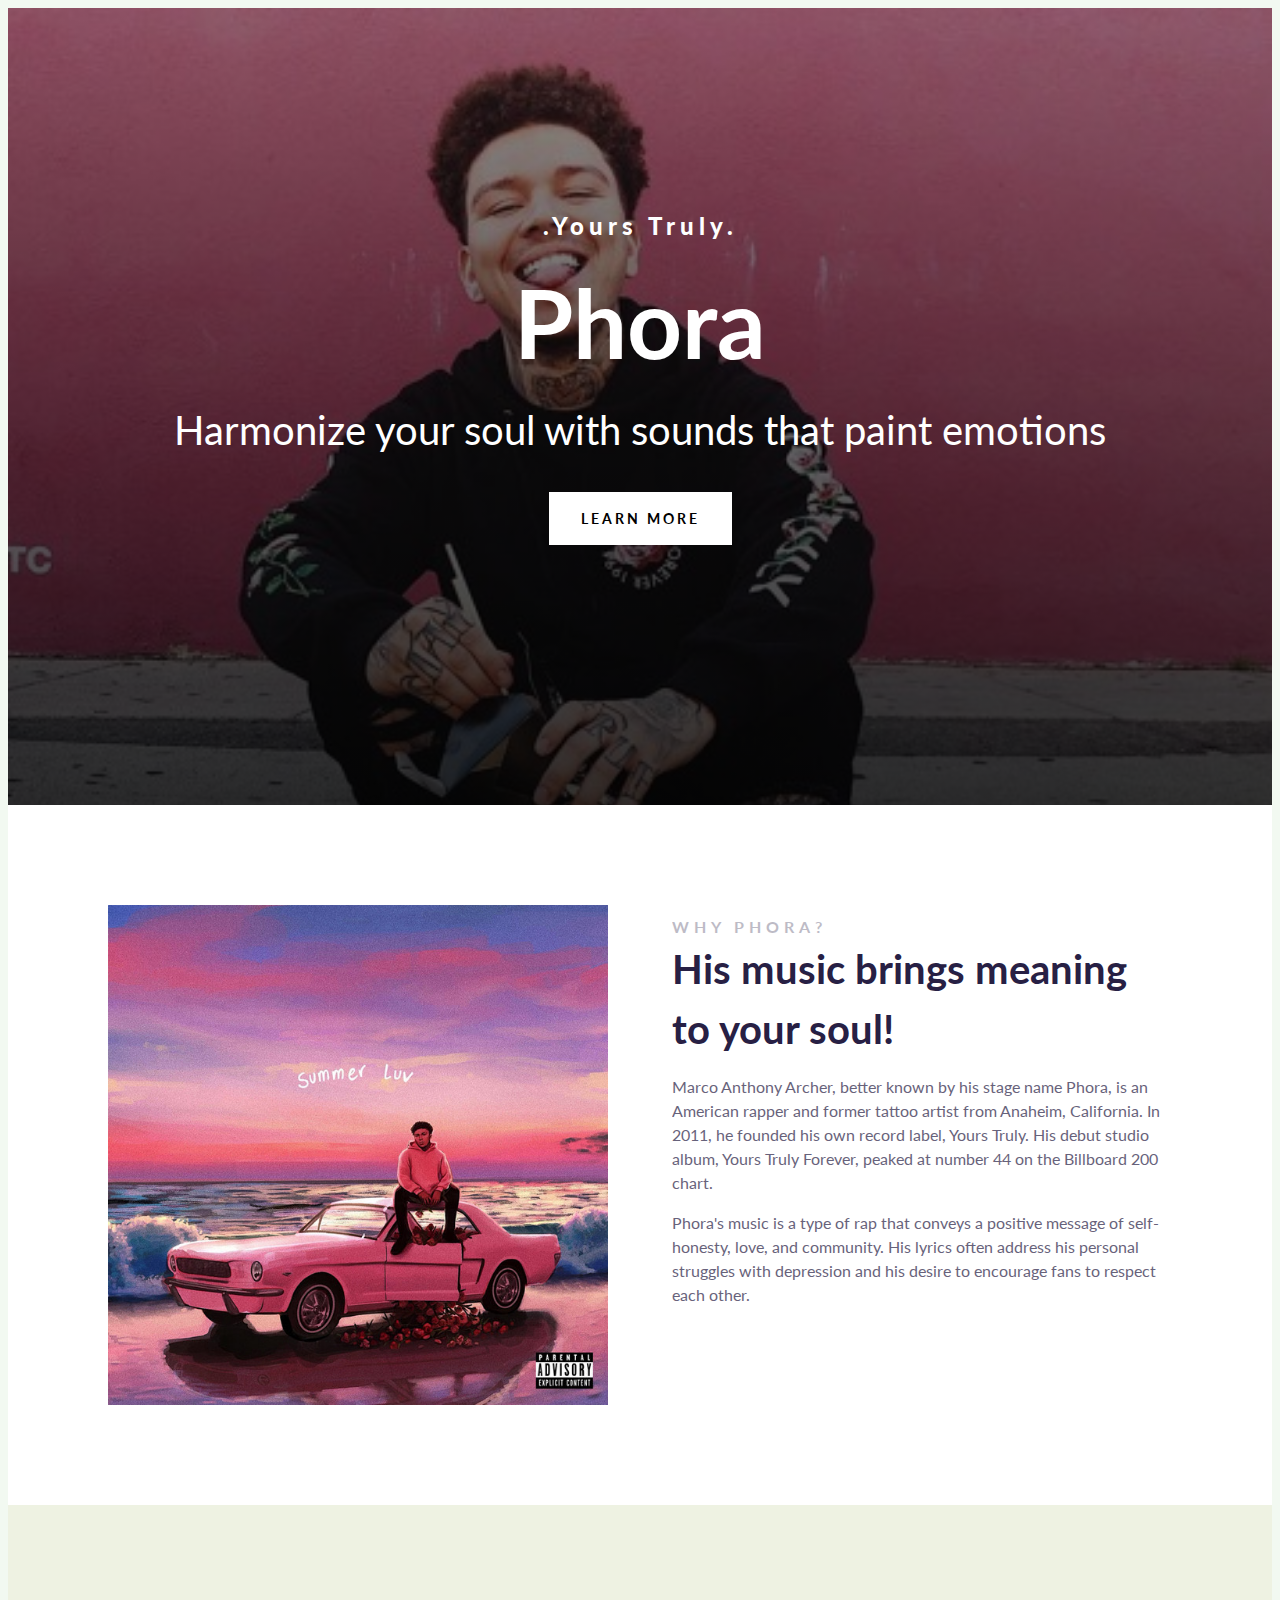
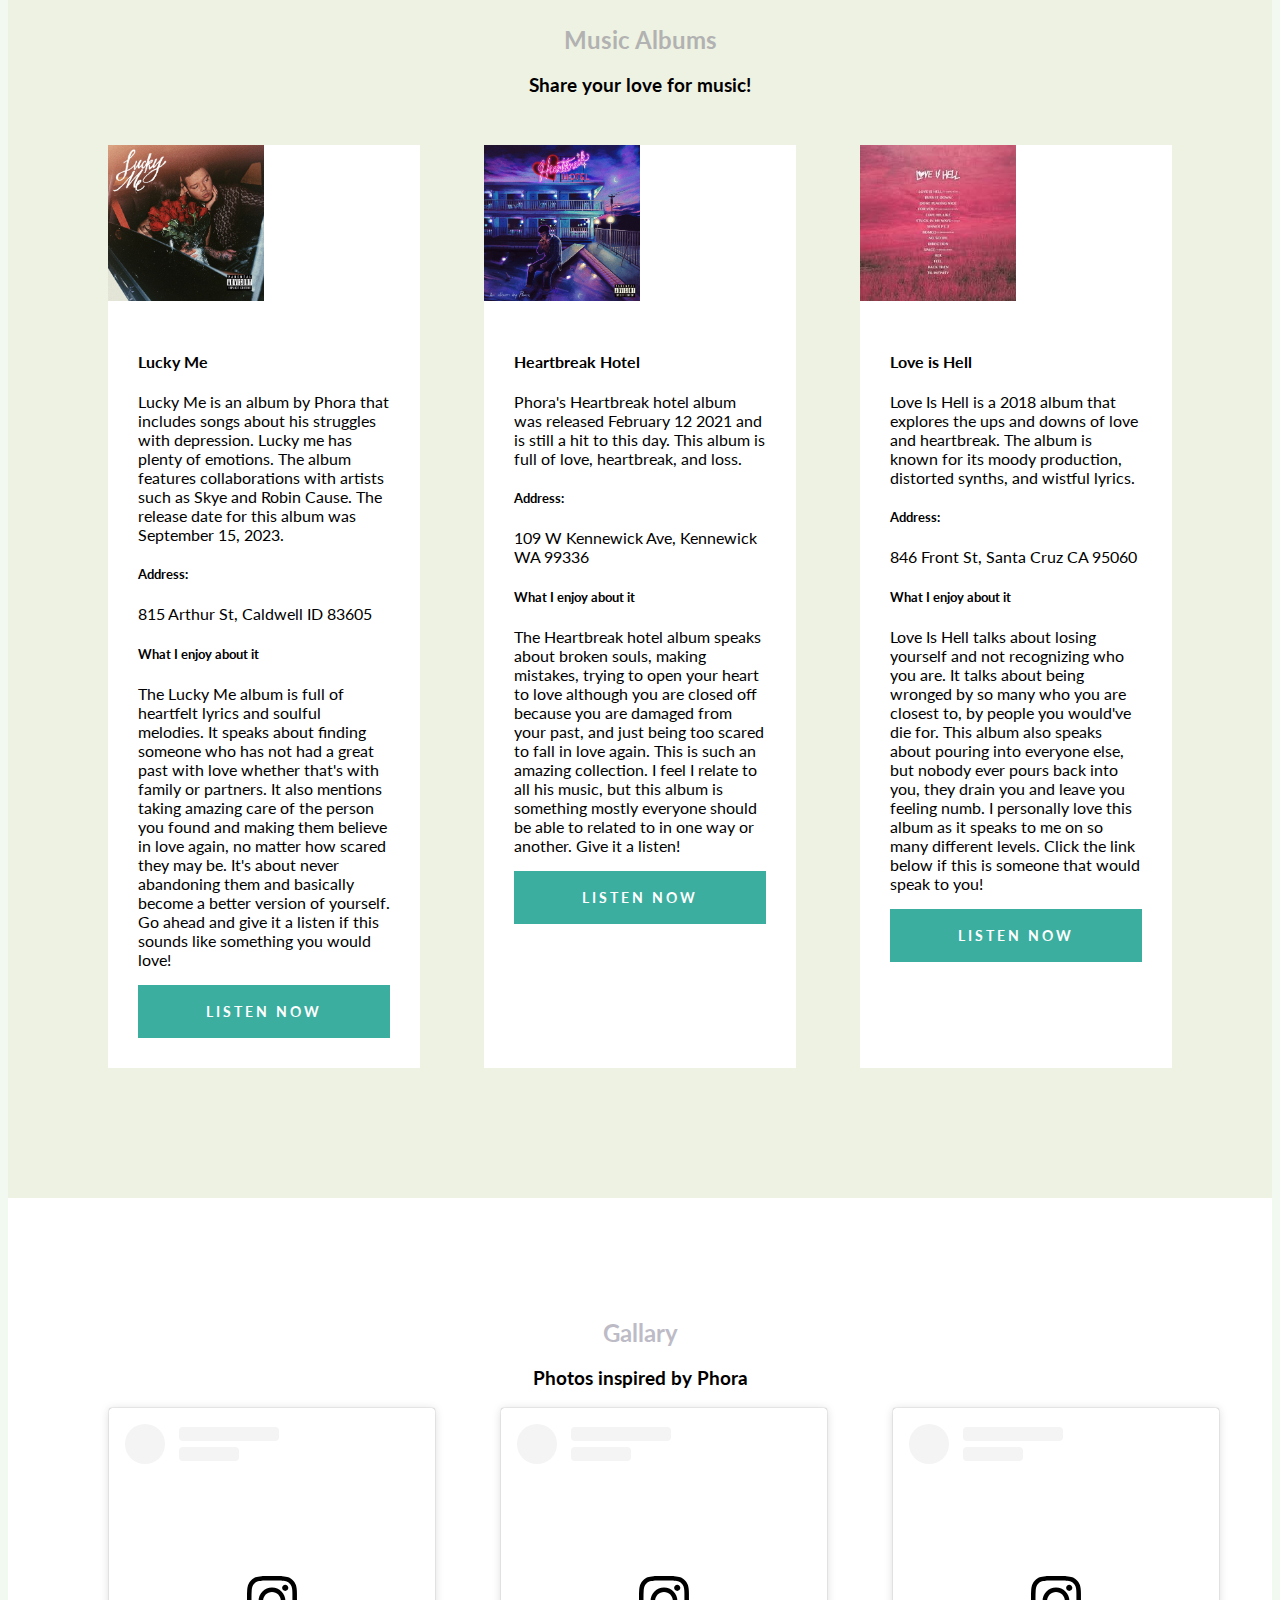
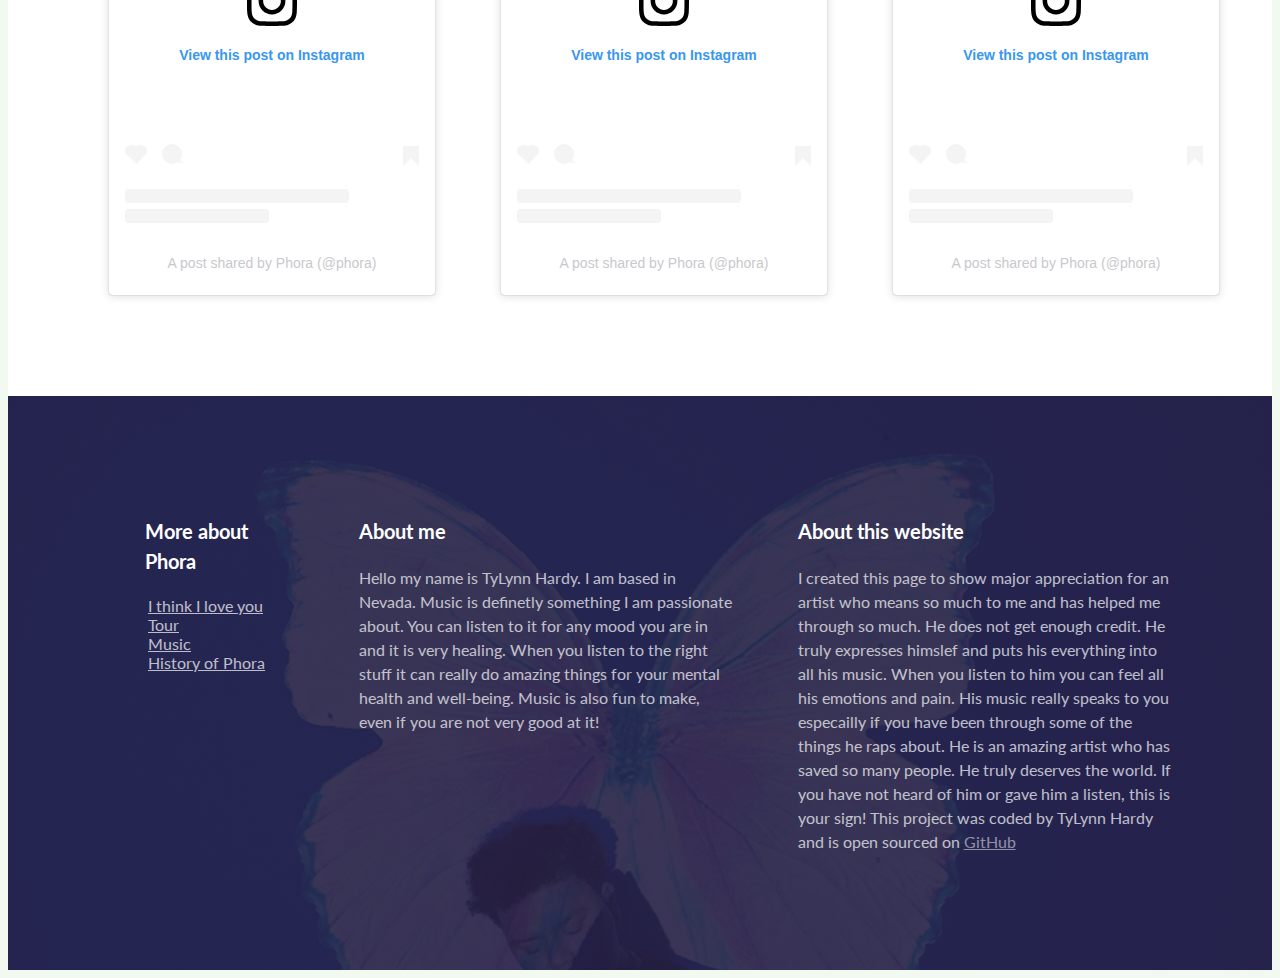
<file: index.html>
<!DOCTYPE html>
<html lang="en">

<head>
    <meta charset="UTF-8">
    <meta name="viewport" content="width=device-width, initial-scale=1.0">
    <link rel="preconnect" href="https://fonts.googleapis.com">
    <link rel="preconnect" href="https://fonts.gstatic.com" crossorigin>
    <link
        href="https://fonts.googleapis.com/css2?family=Lato:ital,wght@0,100;0,300;0,400;0,700;0,900;1,100;1,300;1,400;1,700;1,900&family=M+PLUS+Rounded+1c:wght@100;300;400;500;700;800;900&display=swap"
        rel="stylesheet" />
    <link rel="stylesheet" href="style.css">
    <title>The world of music</title>
</head>

<body>
    <div class="content">
        <header>
            <h3>.Yours Truly.</h3>
            <h1>Phora</h1>
            <h2>Harmonize your soul with sounds that paint emotions</h2>
            <a href="#more">Learn More</a>
        </header>
        <main>
            <section class="grid grid-2-columns">
                <div>
                    <img src="images/phora.jpeg" alt="record player" class="img-responsive" />
                </div>
                <div>
                    <a name="more"></a>
                    <h2>Why Phora?</h2>
                    <h3>His music brings meaning to your soul!</h3>
                    <p>
                        Marco Anthony Archer, better known by his stage name Phora, is an American rapper and former
                        tattoo artist from Anaheim,
                        California. In 2011, he founded his own record label, Yours Truly. His debut studio album, Yours
                        Truly Forever, peaked
                        at number 44 on the Billboard 200 chart.
                    </p>
                    <p>
                        Phora's music is a type of rap that conveys a positive message of self-honesty, love, and
                        community. His lyrics often
                        address his personal struggles with depression and his desire to encourage fans to respect each
                        other.
                    </p>
                </div>
    </div>
    </section>
    <section class="secondary">
        <h2 class="text-center">Music Albums</h2>
        <h3 class="text-center">Share your love for music!</h3>
        <div class="grid grid-3-columns">
            <div class="card">
                <div class="card-header grid grid-2-columns">
                    <img src="images/lucky-me.jpeg" alt="" class="img-responsive">
                    <iframe
                        src="https://www.google.com/maps/embed?pb=!1m18!1m12!1m3!1d2886.1672175726067!2d-116.68734579999999!3d43.66549199999999!2m3!1f0!2f0!3f0!3m2!1i1024!2i768!4f13.1!3m3!1m2!1s0x54afb517c99ea847%3A0x1db570c10f07bf53!2sThe%20palace!5e0!3m2!1sen!2sus!4v1738187589955!5m2!1sen!2sus"
                        class="embed" style="border:0;" allowfullscreen="" loading="lazy"
                        referrerpolicy="no-referrer-when-downgrade"></iframe>
                </div>
                <div class="card-body">
                    <h4>Lucky Me</h4>
                    <p>Lucky Me is an album by Phora that includes songs about his struggles with depression.
                        Lucky me has plenty of emotions. The album features collaborations with artists such 
                        as Skye and Robin Cause. The release date for this album was September 15, 2023.

                    </p>
                    <h5>Address:</h5>
                    <p>815 Arthur St, Caldwell ID 83605</p>
                    <h5>What I enjoy about it</h5>
                    <p> The Lucky Me album is full of heartfelt lyrics and soulful 
                        melodies. It speaks about finding someone who has not had 
                        a great past with love whether that's with family or partners.
                        It also mentions taking amazing care of the person you found 
                        and making them believe in love again, no matter how scared they
                        may be. It's about never abandoning them and basically become a 
                        better version of yourself. Go ahead and give it a listen if this
                        sounds like something you would love!
                    </p>
                    <div class="card-footer">
                        <a href="https://music.apple.com/us/album/lucky-me/1735732765" class="btn" target="_blank">Listen Now</a>
                    </div>
                </div>
            </div>
            <div class="card">
                <div class="card-header grid grid-2-columns">
                    <img src="images/heartbreak-hotel.jpeg" alt="" class="img-responsive">
                <iframe
                    src="https://www.google.com/maps/embed?pb=!1m18!1m12!1m3!1d2761.1020902055843!2d-119.12168929030466!3d46.20842408335881!2m3!1f0!2f0!3f0!3m2!1i1024!2i768!4f13.1!3m3!1m2!1s0x54987ed00fa16e47%3A0xb11387849374a8b0!2sTacos%20Y%20Mariscos%20El%20Tequilas!5e0!3m2!1sen!2sus!4v1738188008695!5m2!1sen!2sus"
                    class="embed" style="border:0;" allowfullscreen="" loading="lazy"
                    referrerpolicy="no-referrer-when-downgrade"></iframe>
                </div>
                <div class="card-body">
                    <h4>Heartbreak Hotel</h4>
                    <p>Phora's Heartbreak hotel album was released February 12 2021 and is still
                        a hit to this day. This album is full of love, heartbreak, and loss.

                    </p>
                    <h5>Address:</h5>
                    <p>109 W Kennewick Ave, Kennewick WA 99336</p>
                    <h5>What I enjoy about it</h5>
                    <p> The Heartbreak hotel album speaks about broken souls, making
                        mistakes, trying to open your heart to love although you
                        are closed off because you are damaged from your past, and 
                        just being too scared to fall in love again. This is such an 
                        amazing collection. I feel I relate to all his music, but this album
                        is something mostly everyone should be able to related to in 
                        one way or another. Give it a listen!
                    </p>
                    <div class="card-footer">
                        <a href="https://music.apple.com/us/album/heartbreak-hotel/1551359990" class="btn" target="_blank">Listen now</a>
                    </div>
                </div>
            </div>
            <div class="card">
                <div class="card-header grid grid-2-columns">
                    <img src="images/love-is-hell.jpg" alt="" class="img-responsive">
                <iframe
                    src="https://www.google.com/maps/embed?pb=!1m18!1m12!1m3!1d3187.3958066357172!2d-122.02897209105704!3d36.976484357630724!2m3!1f0!2f0!3f0!3m2!1i1024!2i768!4f13.1!3m3!1m2!1s0x808e4025f357b8c5%3A0xeb2d2d321322cb98!2sVeterans%20Memorial%20Building!5e0!3m2!1sen!2sus!4v1738188156920!5m2!1sen!2sus"
                    class="embed" style="border:0;" allowfullscreen="" loading="lazy"
                    referrerpolicy="no-referrer-when-downgrade"></iframe>
                </div>
                <div class="card-body">
                    <h4>Love is Hell</h4>
                    <p>Love Is Hell is a 2018 album that explores the ups and downs 
                        of love and heartbreak. The album is known for its moody 
                        production, distorted synths, and wistful lyrics.
                    </p>
                    <h5>Address:</h5>
                    <p>846 Front St, Santa Cruz CA 95060</p>
                    <h5>What I enjoy about it</h5>
                    <p>Love Is Hell talks about losing yourself and not recognizing 
                        who you are. It talks about being wronged by so many who you 
                        are closest to, by people you would've die for. This album 
                        also speaks about pouring into everyone else, but nobody ever pours
                        back into you, they drain you and leave you feeling numb. I personally 
                        love this album as it speaks to me on so many different levels.
                        Click the link below if this is someone that would speak to you!

                    </p>
                    <div class="card-footer">
                        <a href="https://music.apple.com/us/album/love-is-hell/1437808064" class="btn" target="_blank">Listen Now</a>
                    </div>
                </div>
            </div>
        </div>
    </section>
    <section class="instagram-embed">
        <h2 class="text-center">Gallary</h2>
        <h3 class="text-center">Photos inspired by Phora</h3>
        <div class="grid grid-3-columns">
            <blockquote class="instagram-media" data-instgrm-captioned
                data-instgrm-permalink="https://www.instagram.com/p/DBc650oRd3Z/?utm_source=ig_embed&amp;utm_campaign=loading"
                data-instgrm-version="14"
                style=" background:#FFF; border:0; border-radius:3px; box-shadow:0 0 1px 0 rgba(0,0,0,0.5),0 1px 10px 0 rgba(0,0,0,0.15); margin: 1px; max-width:540px; min-width:326px; padding:0; width:99.375%; width:-webkit-calc(100% - 2px); width:calc(100% - 2px);">
                <div style="padding:16px;"> <a
                        href="https://www.instagram.com/p/DBc650oRd3Z/?utm_source=ig_embed&amp;utm_campaign=loading"
                        style=" background:#FFFFFF; line-height:0; padding:0 0; text-align:center; text-decoration:none; width:100%;"
                        target="_blank">
                        <div style=" display: flex; flex-direction: row; align-items: center;">
                            <div
                                style="background-color: #F4F4F4; border-radius: 50%; flex-grow: 0; height: 40px; margin-right: 14px; width: 40px;">
                            </div>
                            <div style="display: flex; flex-direction: column; flex-grow: 1; justify-content: center;">
                                <div
                                    style=" background-color: #F4F4F4; border-radius: 4px; flex-grow: 0; height: 14px; margin-bottom: 6px; width: 100px;">
                                </div>
                                <div
                                    style=" background-color: #F4F4F4; border-radius: 4px; flex-grow: 0; height: 14px; width: 60px;">
                                </div>
                            </div>
                        </div>
                        <div style="padding: 19% 0;"></div>
                        <div style="display:block; height:50px; margin:0 auto 12px; width:50px;"><svg width="50px"
                                height="50px" viewBox="0 0 60 60" version="1.1" xmlns="https://www.w3.org/2000/svg"
                                xmlns:xlink="https://www.w3.org/1999/xlink">
                                <g stroke="none" stroke-width="1" fill="none" fill-rule="evenodd">
                                    <g transform="translate(-511.000000, -20.000000)" fill="#000000">
                                        <g>
                                            <path
                                                d="M556.869,30.41 C554.814,30.41 553.148,32.076 553.148,34.131 C553.148,36.186 554.814,37.852 556.869,37.852 C558.924,37.852 560.59,36.186 560.59,34.131 C560.59,32.076 558.924,30.41 556.869,30.41 M541,60.657 C535.114,60.657 530.342,55.887 530.342,50 C530.342,44.114 535.114,39.342 541,39.342 C546.887,39.342 551.658,44.114 551.658,50 C551.658,55.887 546.887,60.657 541,60.657 M541,33.886 C532.1,33.886 524.886,41.1 524.886,50 C524.886,58.899 532.1,66.113 541,66.113 C549.9,66.113 557.115,58.899 557.115,50 C557.115,41.1 549.9,33.886 541,33.886 M565.378,62.101 C565.244,65.022 564.756,66.606 564.346,67.663 C563.803,69.06 563.154,70.057 562.106,71.106 C561.058,72.155 560.06,72.803 558.662,73.347 C557.607,73.757 556.021,74.244 553.102,74.378 C549.944,74.521 548.997,74.552 541,74.552 C533.003,74.552 532.056,74.521 528.898,74.378 C525.979,74.244 524.393,73.757 523.338,73.347 C521.94,72.803 520.942,72.155 519.894,71.106 C518.846,70.057 518.197,69.06 517.654,67.663 C517.244,66.606 516.755,65.022 516.623,62.101 C516.479,58.943 516.448,57.996 516.448,50 C516.448,42.003 516.479,41.056 516.623,37.899 C516.755,34.978 517.244,33.391 517.654,32.338 C518.197,30.938 518.846,29.942 519.894,28.894 C520.942,27.846 521.94,27.196 523.338,26.654 C524.393,26.244 525.979,25.756 528.898,25.623 C532.057,25.479 533.004,25.448 541,25.448 C548.997,25.448 549.943,25.479 553.102,25.623 C556.021,25.756 557.607,26.244 558.662,26.654 C560.06,27.196 561.058,27.846 562.106,28.894 C563.154,29.942 563.803,30.938 564.346,32.338 C564.756,33.391 565.244,34.978 565.378,37.899 C565.522,41.056 565.552,42.003 565.552,50 C565.552,57.996 565.522,58.943 565.378,62.101 M570.82,37.631 C570.674,34.438 570.167,32.258 569.425,30.349 C568.659,28.377 567.633,26.702 565.965,25.035 C564.297,23.368 562.623,22.342 560.652,21.575 C558.743,20.834 556.562,20.326 553.369,20.18 C550.169,20.033 549.148,20 541,20 C532.853,20 531.831,20.033 528.631,20.18 C525.438,20.326 523.257,20.834 521.349,21.575 C519.376,22.342 517.703,23.368 516.035,25.035 C514.368,26.702 513.342,28.377 512.574,30.349 C511.834,32.258 511.326,34.438 511.181,37.631 C511.035,40.831 511,41.851 511,50 C511,58.147 511.035,59.17 511.181,62.369 C511.326,65.562 511.834,67.743 512.574,69.651 C513.342,71.625 514.368,73.296 516.035,74.965 C517.703,76.634 519.376,77.658 521.349,78.425 C523.257,79.167 525.438,79.673 528.631,79.82 C531.831,79.965 532.853,80.001 541,80.001 C549.148,80.001 550.169,79.965 553.369,79.82 C556.562,79.673 558.743,79.167 560.652,78.425 C562.623,77.658 564.297,76.634 565.965,74.965 C567.633,73.296 568.659,71.625 569.425,69.651 C570.167,67.743 570.674,65.562 570.82,62.369 C570.966,59.17 571,58.147 571,50 C571,41.851 570.966,40.831 570.82,37.631">
                                            </path>
                                        </g>
                                    </g>
                                </g>
                            </svg></div>
                        <div style="padding-top: 8px;">
                            <div
                                style=" color:#3897f0; font-family:Arial,sans-serif; font-size:14px; font-style:normal; font-weight:550; line-height:18px;">
                                View this post on Instagram</div>
                        </div>
                        <div style="padding: 12.5% 0;"></div>
                        <div style="display: flex; flex-direction: row; margin-bottom: 14px; align-items: center;">
                            <div>
                                <div
                                    style="background-color: #F4F4F4; border-radius: 50%; height: 12.5px; width: 12.5px; transform: translateX(0px) translateY(7px);">
                                </div>
                                <div
                                    style="background-color: #F4F4F4; height: 12.5px; transform: rotate(-45deg) translateX(3px) translateY(1px); width: 12.5px; flex-grow: 0; margin-right: 14px; margin-left: 2px;">
                                </div>
                                <div
                                    style="background-color: #F4F4F4; border-radius: 50%; height: 12.5px; width: 12.5px; transform: translateX(9px) translateY(-18px);">
                                </div>
                            </div>
                            <div style="margin-left: 8px;">
                                <div
                                    style=" background-color: #F4F4F4; border-radius: 50%; flex-grow: 0; height: 20px; width: 20px;">
                                </div>
                                <div
                                    style=" width: 0; height: 0; border-top: 2px solid transparent; border-left: 6px solid #f4f4f4; border-bottom: 2px solid transparent; transform: translateX(16px) translateY(-4px) rotate(30deg)">
                                </div>
                            </div>
                            <div style="margin-left: auto;">
                                <div
                                    style=" width: 0px; border-top: 8px solid #F4F4F4; border-right: 8px solid transparent; transform: translateY(16px);">
                                </div>
                                <div
                                    style=" background-color: #F4F4F4; flex-grow: 0; height: 12px; width: 16px; transform: translateY(-4px);">
                                </div>
                                <div
                                    style=" width: 0; height: 0; border-top: 8px solid #F4F4F4; border-left: 8px solid transparent; transform: translateY(-4px) translateX(8px);">
                                </div>
                            </div>
                        </div>
                        <div
                            style="display: flex; flex-direction: column; flex-grow: 1; justify-content: center; margin-bottom: 24px;">
                            <div
                                style=" background-color: #F4F4F4; border-radius: 4px; flex-grow: 0; height: 14px; margin-bottom: 6px; width: 224px;">
                            </div>
                            <div
                                style=" background-color: #F4F4F4; border-radius: 4px; flex-grow: 0; height: 14px; width: 144px;">
                            </div>
                        </div>
                    </a>
                    <p
                        style=" color:#c9c8cd; font-family:Arial,sans-serif; font-size:14px; line-height:17px; margin-bottom:0; margin-top:8px; overflow:hidden; padding:8px 0 7px; text-align:center; text-overflow:ellipsis; white-space:nowrap;">
                        <a href="https://www.instagram.com/p/DBc650oRd3Z/?utm_source=ig_embed&amp;utm_campaign=loading"
                            style=" color:#c9c8cd; font-family:Arial,sans-serif; font-size:14px; font-style:normal; font-weight:normal; line-height:17px; text-decoration:none;"
                            target="_blank">A post shared by Phora (@phora)</a>
                    </p>
                </div>
            </blockquote>
            <script async src="//www.instagram.com/embed.js"></script>
            <blockquote class="instagram-media" data-instgrm-captioned
                data-instgrm-permalink="https://www.instagram.com/p/C9Tyl6MuvR8/?utm_source=ig_embed&amp;utm_campaign=loading"
                data-instgrm-version="14"
                style=" background:#FFF; border:0; border-radius:3px; box-shadow:0 0 1px 0 rgba(0,0,0,0.5),0 1px 10px 0 rgba(0,0,0,0.15); margin: 1px; max-width:540px; min-width:326px; padding:0; width:99.375%; width:-webkit-calc(100% - 2px); width:calc(100% - 2px);">
                <div style="padding:16px;"> <a
                        href="https://www.instagram.com/p/C9Tyl6MuvR8/?utm_source=ig_embed&amp;utm_campaign=loading"
                        style=" background:#FFFFFF; line-height:0; padding:0 0; text-align:center; text-decoration:none; width:100%;"
                        target="_blank">
                        <div style=" display: flex; flex-direction: row; align-items: center;">
                            <div
                                style="background-color: #F4F4F4; border-radius: 50%; flex-grow: 0; height: 40px; margin-right: 14px; width: 40px;">
                            </div>
                            <div style="display: flex; flex-direction: column; flex-grow: 1; justify-content: center;">
                                <div
                                    style=" background-color: #F4F4F4; border-radius: 4px; flex-grow: 0; height: 14px; margin-bottom: 6px; width: 100px;">
                                </div>
                                <div
                                    style=" background-color: #F4F4F4; border-radius: 4px; flex-grow: 0; height: 14px; width: 60px;">
                                </div>
                            </div>
                        </div>
                        <div style="padding: 19% 0;"></div>
                        <div style="display:block; height:50px; margin:0 auto 12px; width:50px;"><svg width="50px"
                                height="50px" viewBox="0 0 60 60" version="1.1" xmlns="https://www.w3.org/2000/svg"
                                xmlns:xlink="https://www.w3.org/1999/xlink">
                                <g stroke="none" stroke-width="1" fill="none" fill-rule="evenodd">
                                    <g transform="translate(-511.000000, -20.000000)" fill="#000000">
                                        <g>
                                            <path
                                                d="M556.869,30.41 C554.814,30.41 553.148,32.076 553.148,34.131 C553.148,36.186 554.814,37.852 556.869,37.852 C558.924,37.852 560.59,36.186 560.59,34.131 C560.59,32.076 558.924,30.41 556.869,30.41 M541,60.657 C535.114,60.657 530.342,55.887 530.342,50 C530.342,44.114 535.114,39.342 541,39.342 C546.887,39.342 551.658,44.114 551.658,50 C551.658,55.887 546.887,60.657 541,60.657 M541,33.886 C532.1,33.886 524.886,41.1 524.886,50 C524.886,58.899 532.1,66.113 541,66.113 C549.9,66.113 557.115,58.899 557.115,50 C557.115,41.1 549.9,33.886 541,33.886 M565.378,62.101 C565.244,65.022 564.756,66.606 564.346,67.663 C563.803,69.06 563.154,70.057 562.106,71.106 C561.058,72.155 560.06,72.803 558.662,73.347 C557.607,73.757 556.021,74.244 553.102,74.378 C549.944,74.521 548.997,74.552 541,74.552 C533.003,74.552 532.056,74.521 528.898,74.378 C525.979,74.244 524.393,73.757 523.338,73.347 C521.94,72.803 520.942,72.155 519.894,71.106 C518.846,70.057 518.197,69.06 517.654,67.663 C517.244,66.606 516.755,65.022 516.623,62.101 C516.479,58.943 516.448,57.996 516.448,50 C516.448,42.003 516.479,41.056 516.623,37.899 C516.755,34.978 517.244,33.391 517.654,32.338 C518.197,30.938 518.846,29.942 519.894,28.894 C520.942,27.846 521.94,27.196 523.338,26.654 C524.393,26.244 525.979,25.756 528.898,25.623 C532.057,25.479 533.004,25.448 541,25.448 C548.997,25.448 549.943,25.479 553.102,25.623 C556.021,25.756 557.607,26.244 558.662,26.654 C560.06,27.196 561.058,27.846 562.106,28.894 C563.154,29.942 563.803,30.938 564.346,32.338 C564.756,33.391 565.244,34.978 565.378,37.899 C565.522,41.056 565.552,42.003 565.552,50 C565.552,57.996 565.522,58.943 565.378,62.101 M570.82,37.631 C570.674,34.438 570.167,32.258 569.425,30.349 C568.659,28.377 567.633,26.702 565.965,25.035 C564.297,23.368 562.623,22.342 560.652,21.575 C558.743,20.834 556.562,20.326 553.369,20.18 C550.169,20.033 549.148,20 541,20 C532.853,20 531.831,20.033 528.631,20.18 C525.438,20.326 523.257,20.834 521.349,21.575 C519.376,22.342 517.703,23.368 516.035,25.035 C514.368,26.702 513.342,28.377 512.574,30.349 C511.834,32.258 511.326,34.438 511.181,37.631 C511.035,40.831 511,41.851 511,50 C511,58.147 511.035,59.17 511.181,62.369 C511.326,65.562 511.834,67.743 512.574,69.651 C513.342,71.625 514.368,73.296 516.035,74.965 C517.703,76.634 519.376,77.658 521.349,78.425 C523.257,79.167 525.438,79.673 528.631,79.82 C531.831,79.965 532.853,80.001 541,80.001 C549.148,80.001 550.169,79.965 553.369,79.82 C556.562,79.673 558.743,79.167 560.652,78.425 C562.623,77.658 564.297,76.634 565.965,74.965 C567.633,73.296 568.659,71.625 569.425,69.651 C570.167,67.743 570.674,65.562 570.82,62.369 C570.966,59.17 571,58.147 571,50 C571,41.851 570.966,40.831 570.82,37.631">
                                            </path>
                                        </g>
                                    </g>
                                </g>
                            </svg></div>
                        <div style="padding-top: 8px;">
                            <div
                                style=" color:#3897f0; font-family:Arial,sans-serif; font-size:14px; font-style:normal; font-weight:550; line-height:18px;">
                                View this post on Instagram</div>
                        </div>
                        <div style="padding: 12.5% 0;"></div>
                        <div style="display: flex; flex-direction: row; margin-bottom: 14px; align-items: center;">
                            <div>
                                <div
                                    style="background-color: #F4F4F4; border-radius: 50%; height: 12.5px; width: 12.5px; transform: translateX(0px) translateY(7px);">
                                </div>
                                <div
                                    style="background-color: #F4F4F4; height: 12.5px; transform: rotate(-45deg) translateX(3px) translateY(1px); width: 12.5px; flex-grow: 0; margin-right: 14px; margin-left: 2px;">
                                </div>
                                <div
                                    style="background-color: #F4F4F4; border-radius: 50%; height: 12.5px; width: 12.5px; transform: translateX(9px) translateY(-18px);">
                                </div>
                            </div>
                            <div style="margin-left: 8px;">
                                <div
                                    style=" background-color: #F4F4F4; border-radius: 50%; flex-grow: 0; height: 20px; width: 20px;">
                                </div>
                                <div
                                    style=" width: 0; height: 0; border-top: 2px solid transparent; border-left: 6px solid #f4f4f4; border-bottom: 2px solid transparent; transform: translateX(16px) translateY(-4px) rotate(30deg)">
                                </div>
                            </div>
                            <div style="margin-left: auto;">
                                <div
                                    style=" width: 0px; border-top: 8px solid #F4F4F4; border-right: 8px solid transparent; transform: translateY(16px);">
                                </div>
                                <div
                                    style=" background-color: #F4F4F4; flex-grow: 0; height: 12px; width: 16px; transform: translateY(-4px);">
                                </div>
                                <div
                                    style=" width: 0; height: 0; border-top: 8px solid #F4F4F4; border-left: 8px solid transparent; transform: translateY(-4px) translateX(8px);">
                                </div>
                            </div>
                        </div>
                        <div
                            style="display: flex; flex-direction: column; flex-grow: 1; justify-content: center; margin-bottom: 24px;">
                            <div
                                style=" background-color: #F4F4F4; border-radius: 4px; flex-grow: 0; height: 14px; margin-bottom: 6px; width: 224px;">
                            </div>
                            <div
                                style=" background-color: #F4F4F4; border-radius: 4px; flex-grow: 0; height: 14px; width: 144px;">
                            </div>
                        </div>
                    </a>
                    <p
                        style=" color:#c9c8cd; font-family:Arial,sans-serif; font-size:14px; line-height:17px; margin-bottom:0; margin-top:8px; overflow:hidden; padding:8px 0 7px; text-align:center; text-overflow:ellipsis; white-space:nowrap;">
                        <a href="https://www.instagram.com/p/C9Tyl6MuvR8/?utm_source=ig_embed&amp;utm_campaign=loading"
                            style=" color:#c9c8cd; font-family:Arial,sans-serif; font-size:14px; font-style:normal; font-weight:normal; line-height:17px; text-decoration:none;"
                            target="_blank">A post shared by Phora (@phora)</a>
                    </p>
                </div>
            </blockquote>
            <script async src="//www.instagram.com/embed.js"></script>
            <blockquote class="instagram-media" data-instgrm-captioned
                data-instgrm-permalink="https://www.instagram.com/reel/DDlenGmxZZF/?utm_source=ig_embed&amp;utm_campaign=loading"
                data-instgrm-version="14"
                style=" background:#FFF; border:0; border-radius:3px; box-shadow:0 0 1px 0 rgba(0,0,0,0.5),0 1px 10px 0 rgba(0,0,0,0.15); margin: 1px; max-width:540px; min-width:326px; padding:0; width:99.375%; width:-webkit-calc(100% - 2px); width:calc(100% - 2px);">
                <div style="padding:16px;"> <a
                        href="https://www.instagram.com/reel/DDlenGmxZZF/?utm_source=ig_embed&amp;utm_campaign=loading"
                        style=" background:#FFFFFF; line-height:0; padding:0 0; text-align:center; text-decoration:none; width:100%;"
                        target="_blank">
                        <div style=" display: flex; flex-direction: row; align-items: center;">
                            <div
                                style="background-color: #F4F4F4; border-radius: 50%; flex-grow: 0; height: 40px; margin-right: 14px; width: 40px;">
                            </div>
                            <div style="display: flex; flex-direction: column; flex-grow: 1; justify-content: center;">
                                <div
                                    style=" background-color: #F4F4F4; border-radius: 4px; flex-grow: 0; height: 14px; margin-bottom: 6px; width: 100px;">
                                </div>
                                <div
                                    style=" background-color: #F4F4F4; border-radius: 4px; flex-grow: 0; height: 14px; width: 60px;">
                                </div>
                            </div>
                        </div>
                        <div style="padding: 19% 0;"></div>
                        <div style="display:block; height:50px; margin:0 auto 12px; width:50px;"><svg width="50px"
                                height="50px" viewBox="0 0 60 60" version="1.1" xmlns="https://www.w3.org/2000/svg"
                                xmlns:xlink="https://www.w3.org/1999/xlink">
                                <g stroke="none" stroke-width="1" fill="none" fill-rule="evenodd">
                                    <g transform="translate(-511.000000, -20.000000)" fill="#000000">
                                        <g>
                                            <path
                                                d="M556.869,30.41 C554.814,30.41 553.148,32.076 553.148,34.131 C553.148,36.186 554.814,37.852 556.869,37.852 C558.924,37.852 560.59,36.186 560.59,34.131 C560.59,32.076 558.924,30.41 556.869,30.41 M541,60.657 C535.114,60.657 530.342,55.887 530.342,50 C530.342,44.114 535.114,39.342 541,39.342 C546.887,39.342 551.658,44.114 551.658,50 C551.658,55.887 546.887,60.657 541,60.657 M541,33.886 C532.1,33.886 524.886,41.1 524.886,50 C524.886,58.899 532.1,66.113 541,66.113 C549.9,66.113 557.115,58.899 557.115,50 C557.115,41.1 549.9,33.886 541,33.886 M565.378,62.101 C565.244,65.022 564.756,66.606 564.346,67.663 C563.803,69.06 563.154,70.057 562.106,71.106 C561.058,72.155 560.06,72.803 558.662,73.347 C557.607,73.757 556.021,74.244 553.102,74.378 C549.944,74.521 548.997,74.552 541,74.552 C533.003,74.552 532.056,74.521 528.898,74.378 C525.979,74.244 524.393,73.757 523.338,73.347 C521.94,72.803 520.942,72.155 519.894,71.106 C518.846,70.057 518.197,69.06 517.654,67.663 C517.244,66.606 516.755,65.022 516.623,62.101 C516.479,58.943 516.448,57.996 516.448,50 C516.448,42.003 516.479,41.056 516.623,37.899 C516.755,34.978 517.244,33.391 517.654,32.338 C518.197,30.938 518.846,29.942 519.894,28.894 C520.942,27.846 521.94,27.196 523.338,26.654 C524.393,26.244 525.979,25.756 528.898,25.623 C532.057,25.479 533.004,25.448 541,25.448 C548.997,25.448 549.943,25.479 553.102,25.623 C556.021,25.756 557.607,26.244 558.662,26.654 C560.06,27.196 561.058,27.846 562.106,28.894 C563.154,29.942 563.803,30.938 564.346,32.338 C564.756,33.391 565.244,34.978 565.378,37.899 C565.522,41.056 565.552,42.003 565.552,50 C565.552,57.996 565.522,58.943 565.378,62.101 M570.82,37.631 C570.674,34.438 570.167,32.258 569.425,30.349 C568.659,28.377 567.633,26.702 565.965,25.035 C564.297,23.368 562.623,22.342 560.652,21.575 C558.743,20.834 556.562,20.326 553.369,20.18 C550.169,20.033 549.148,20 541,20 C532.853,20 531.831,20.033 528.631,20.18 C525.438,20.326 523.257,20.834 521.349,21.575 C519.376,22.342 517.703,23.368 516.035,25.035 C514.368,26.702 513.342,28.377 512.574,30.349 C511.834,32.258 511.326,34.438 511.181,37.631 C511.035,40.831 511,41.851 511,50 C511,58.147 511.035,59.17 511.181,62.369 C511.326,65.562 511.834,67.743 512.574,69.651 C513.342,71.625 514.368,73.296 516.035,74.965 C517.703,76.634 519.376,77.658 521.349,78.425 C523.257,79.167 525.438,79.673 528.631,79.82 C531.831,79.965 532.853,80.001 541,80.001 C549.148,80.001 550.169,79.965 553.369,79.82 C556.562,79.673 558.743,79.167 560.652,78.425 C562.623,77.658 564.297,76.634 565.965,74.965 C567.633,73.296 568.659,71.625 569.425,69.651 C570.167,67.743 570.674,65.562 570.82,62.369 C570.966,59.17 571,58.147 571,50 C571,41.851 570.966,40.831 570.82,37.631">
                                            </path>
                                        </g>
                                    </g>
                                </g>
                            </svg></div>
                        <div style="padding-top: 8px;">
                            <div
                                style=" color:#3897f0; font-family:Arial,sans-serif; font-size:14px; font-style:normal; font-weight:550; line-height:18px;">
                                View this post on Instagram</div>
                        </div>
                        <div style="padding: 12.5% 0;"></div>
                        <div style="display: flex; flex-direction: row; margin-bottom: 14px; align-items: center;">
                            <div>
                                <div
                                    style="background-color: #F4F4F4; border-radius: 50%; height: 12.5px; width: 12.5px; transform: translateX(0px) translateY(7px);">
                                </div>
                                <div
                                    style="background-color: #F4F4F4; height: 12.5px; transform: rotate(-45deg) translateX(3px) translateY(1px); width: 12.5px; flex-grow: 0; margin-right: 14px; margin-left: 2px;">
                                </div>
                                <div
                                    style="background-color: #F4F4F4; border-radius: 50%; height: 12.5px; width: 12.5px; transform: translateX(9px) translateY(-18px);">
                                </div>
                            </div>
                            <div style="margin-left: 8px;">
                                <div
                                    style=" background-color: #F4F4F4; border-radius: 50%; flex-grow: 0; height: 20px; width: 20px;">
                                </div>
                                <div
                                    style=" width: 0; height: 0; border-top: 2px solid transparent; border-left: 6px solid #f4f4f4; border-bottom: 2px solid transparent; transform: translateX(16px) translateY(-4px) rotate(30deg)">
                                </div>
                            </div>
                            <div style="margin-left: auto;">
                                <div
                                    style=" width: 0px; border-top: 8px solid #F4F4F4; border-right: 8px solid transparent; transform: translateY(16px);">
                                </div>
                                <div
                                    style=" background-color: #F4F4F4; flex-grow: 0; height: 12px; width: 16px; transform: translateY(-4px);">
                                </div>
                                <div
                                    style=" width: 0; height: 0; border-top: 8px solid #F4F4F4; border-left: 8px solid transparent; transform: translateY(-4px) translateX(8px);">
                                </div>
                            </div>
                        </div>
                        <div
                            style="display: flex; flex-direction: column; flex-grow: 1; justify-content: center; margin-bottom: 24px;">
                            <div
                                style=" background-color: #F4F4F4; border-radius: 4px; flex-grow: 0; height: 14px; margin-bottom: 6px; width: 224px;">
                            </div>
                            <div
                                style=" background-color: #F4F4F4; border-radius: 4px; flex-grow: 0; height: 14px; width: 144px;">
                            </div>
                        </div>
                    </a>
                    <p
                        style=" color:#c9c8cd; font-family:Arial,sans-serif; font-size:14px; line-height:17px; margin-bottom:0; margin-top:8px; overflow:hidden; padding:8px 0 7px; text-align:center; text-overflow:ellipsis; white-space:nowrap;">
                        <a href="https://www.instagram.com/reel/DDlenGmxZZF/?utm_source=ig_embed&amp;utm_campaign=loading"
                            style=" color:#c9c8cd; font-family:Arial,sans-serif; font-size:14px; font-style:normal; font-weight:normal; line-height:17px; text-decoration:none;"
                            target="_blank">A post shared by Phora (@phora)</a>
                    </p>
                </div>
            </blockquote>
            <script async src="//www.instagram.com/embed.js"></script>

        </div>
    </section>
    </main>
    <footer>
        <section class="grid grid-3-columns-footer">
            <div>
                <h3 class="more-info">More about Phora</h3>
                <ul>
                    <li>
                        <a href="https://www.phoratour.com/?fbclid=PAZXh0bgNhZW0CMTEAAaZsB3yKvf058rISj1z19HpWNt2hUoBqmBnUHNAX7_ZTn9eW5W2CzlAvZMo_aem_r34mFpCt0td8wICeuIQH_A"
                            target="_blank">
                            I think I love you Tour
                        </a>
                    </li>
                    <li>
                        <a href="https://music.apple.com/us/artist/phora/578382848" target="_blank">
                            Music
                        </a>
                    </li>
                    <li>
                        <a href="https://en.wikipedia.org/wiki/Phora" target="_blank">
                            History of Phora
                        </a>
                    </li>
                </ul>
            </div>
            <div>
                <h3>About me</h3>
                <p>Hello my name is TyLynn Hardy. I am based in Nevada.
                    Music is definetly something I am passionate about.
                    You can listen to it for any mood you are in and it is
                    very healing. When you listen to the right stuff it can really
                    do amazing things for your mental health and well-being.
                    Music is also fun to make, even if you are not very good at it!
                </p>
            </div>
            <div>
                <h3>About this website</h3>
                <p>I created this page to show major appreciation for an artist who means
                    so much to me and has helped me through so much. He does not get enough credit.
                    He truly expresses himslef and puts his everything into all his music.
                    When you listen to him you can feel all his emotions and pain. His music really
                    speaks to you especailly if you have been through some of the things he raps about.
                    He is an amazing artist who has saved so many people. He truly deserves the world.
                    If you have not heard of him or gave him a listen, this is your sign!
                    This project was coded by TyLynn Hardy and is open sourced on <a
                        href="https://github.com/tylynnhardy/music-project/blob/main/.gitattributes">
                        GitHub</a>
                </p>
            </div>
        </section>
    </footer>
    </div>
</body>

</html>
</file>
<file: style.css>
body {
  font-family: "Lato";
  background: #f2f9f1;
}
.content {
  max-width: 1300px;
  margin: 0 auto;
}
.grid {
  display: grid;
  grid-gap: 64px;
}
.grid-3-columns-footer {
  grid-template-columns: 1fr 2fr 2fr;
}
.grid-2-columns {
  grid-template-columns: 1fr 1fr;
}
.grid-3-columns {
  grid-template-columns: 1fr 1fr 1fr;
}
.more-info {
  padding-left: 37px;
}
.img-responsive {
  max-width: 100%;
  display: block;
}

.header-2 {
  padding: 30px 0;
}
.text-center {
  text-align: center;
}
.card {
  background-color: white;
  margin: 30px 0;
}
.card-body {
  padding: 30px;
}
.card-header.grid {
  grid-gap: 0;
}
.embed {
  width: 100%;
  aspect-ratio: 1/1;
}
.instagram-embed {
  background-color: white;
}
.btn {
  display: block;
  color: white;
  font-weight: 700;
  font-size: 14px;
  line-height: 21px;
  text-align: center;
  letter-spacing: 3px;
  text-transform: uppercase;
  padding: 16px;
  background-color: #3baea0;
  text-decoration: none;
}
header {
  background-image: linear-gradient(rgba(0, 0, 0, 0.4), rgba(0, 0, 0, 0.8)),
    url("images/coverr.jpeg");
  background-repeat: no-repeat;
  background-size: cover;
  color: white;
  text-align: center;
  padding: 200px 0;
}
header h1 {
  font-weight: 700;
  font-size: 96px;
  line-height: 1;
  margin: 30px 0;
}
header h2 {
  font-weight: 400;
  font-size: 40px;
  line-height: 1.5;
  margin: 0;
}
header h3 {
  font-weight: 900;
  font-size: 24px;
  line-height: 1.5;
  letter-spacing: 5px;
  margin: 0;
}
header a {
  font-weight: 700;
  font-size: 14px;
  line-height: 1.5;
  text-align: center;
  letter-spacing: 3px;
  text-transform: uppercase;
  background-color: white;
  color: black;
  text-decoration: none;
  padding: 16px 32px;
  display: inline-block;
  margin-top: 32px;
  margin-bottom: 60px;
}
main {
  background-color: white;
}
main img {
  max-width: 500px;
  margin: 0 auto;
}
main h2 {
  font-weight: 700;
  font-size: 16px;
  line-height: 1.5;
  letter-spacing: 5px;
  color: #272044;
  opacity: 0.3;
  text-transform: uppercase;
  margin: 0;
  padding-top: 10px;
}
main h3 {
  font-weight: 700;
  font-size: 40px;
  line-height: 1.5;
  color: #272044;
  margin: 0;
}
main h4 {
  font-weight: 700;
  font: 24px;
  line-height: 1;
  color: #272044;
  margin: 0;
}
main p {
  font-style: normal;
  font-weight: 400;
  font-size: 16px;
  line-height: 1.5;
  color: #272044;
  opacity: 0.7;
}
section {
  max-width: 100%;
  margin: 0 auto;
  padding: 100px;
}
section.secondary {
  background-color: #eef2e2;
}
section h2 {
  color: #272044;
  opacity: 0.3;
}
footer {
  background-image: linear-gradient(
      rgba(39, 32, 68, 0.9),
      rgba(39, 32, 68, 0.9)
    ),
    url("images/footer.jpeg");
  background-repeat: no-repeat;
  background-size: cover;
  color: white;
}
footer h3 {
  font-weight: 700;
  font-size: 20px;
  line-height: 30px;
}
footer p {
  font-weight: 400;
  font-size: 16px;
  line-height: 24px;
  opacity: 0.7;
}
footer li {
  list-style: none;
  margin: 0;
  padding: 0;
}
footer a {
  color: white;
  opacity: 0.7;
}
@media (max-width: 1024px) {
  header {
    padding: 60px 0;
  }
  header h1 {
    font-size: 48px;
  }
  header h2 {
    font-size: 20px;
  }
  header h3 {
    font-size: 12px;
  }
  header a {
    padding: 10px 20px;
    font-size: 10px;
  }
  main h3 {
    font-size: 27px;
  }
  footer {
    font-size: 13px;
    padding-left: 10px;
  }
  footer ul {
    padding: 0px;
  }
  .more-info {
    padding: 0px;
  }
  .grid {
    grid-template-columns: 1fr;
    grid-gap: 32px;
  }
  .grid-2-columns {
    grid-template-columns: 1fr;
    grid-gap: 32px;
  }
  main p {
    font-size: 14px;
    padding-left: 10px;
  }
  main h3 {
    font-size: 21px;
    padding-left: 10px;
  }
  section {
    padding: 30px;
  }
  .card-header img {
    display: none;
  }
  .embed {
    aspect-ratio: 16/9;
  }
  .instagram-embed {
    grid-template-columns: 1fr;
  }
}
</file>
